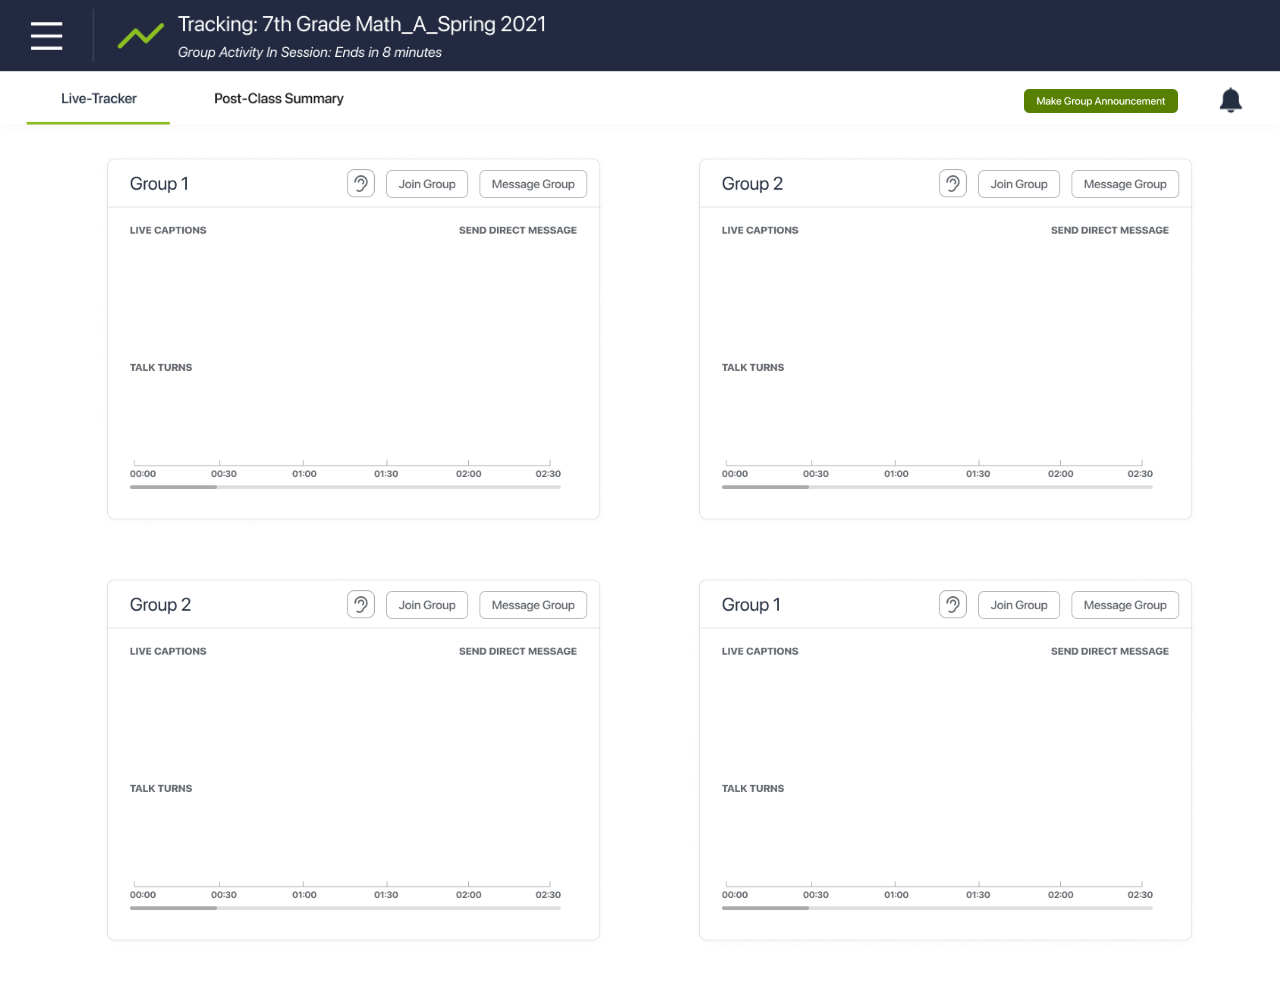
<file: index.html>
<!doctype html>
<html>
<head>
    <meta charset="UTF-8">
    <meta name="viewport" content="width=device-width, initial-scale=1, minimum-scale=1, maximum-scale=1"/>
    <title>Home</title>
    <link href="index.css" rel="stylesheet" type="text/css">
    <link href="index_group2.css" rel="stylesheet" type="text/css">
    <script src="index.js"></script>

    <link href="captions.css" rel="stylesheet" type="text/css">
    <body>
</head>

<body>
    <div class = "wrapper">
        <div class = "row1">
            <a href = "post-class.html">
                <img class = "full-width-img" src = "assets/nav.png"/>
            </a>
            <img class = "group_message" src = "assets/buttons/group-announcement.png">
            <img class = "notifications" src = "assets/buttons/bell.png">
            <img class = "notifications" id = "alert" src = "assets/buttons/bell-alert.png" onClick = "showDisplay('sidebar-first')">
        </div>
        <div class = "sidebar" id = "sidebar-first">
            <img id = "sidebar-image" src = "assets/Notifications/first.png" onClick = "showDisplay('sidebar-second')">
        </div>
        <div class = "sidebar" id = "sidebar-second">
            <img id = "sidebar-image" src = "assets/Notifications/2.png" onClick = "showDisplay('sidebar-third')">
        </div>
        <div class = "sidebar" id = "sidebar-third">
            <img id = "sidebar-image" src = "assets/Notifications/3.png" onClick = "showDisplay('sidebar-fourth')">
        </div>
        <div class = "sidebar" id = "sidebar-fourth">
            <img id = "sidebar-image" src = "assets/Notifications/4.png" onClick = "hideDisplay('sidebar-fourth'); hideDisplay('sidebar-third'); hideDisplay('sidebar-second'); hideDisplay('sidebar-first'); hide('alert')">
        </div>
        <div class = "modal" id = "modal-one">
            <div class = "pop-up-box">
                <img class = "pop-up" id = "pop-one" src = "assets/DM-1.png" onClick = "changeImageToDM('pop-one')">
                <img class = "close" src = "assets/Close.png" onClick = "hide('modal-one')">
                <img class ="send" src = "assets/send.png" onClick = "hide('modal-one')">
            </div>
        </div>
        <div class = "row1">
            <div class = "graph">
                <!-- code for the bars -->
                <div class = "bar" id = "one"></div>
                <div class = "keyword" id = "green" onMouseOver="show('cc-one')" onMouseOut="hide('cc-one')"></div>
                <img class = "half-width-img" src = "assets/graph_frame.png" />
                <div class = "bar" id = "two"></div>
                <img id = "interrupt" src = "assets/interruption.png" onMouseOver ="show('cc-interrupt')" onMouseOut="hide('cc-interrupt')"/>
                <div class = "bar" id = "three"></div>
                <div class = "bar" id = "four"></div>
                <div class = "keyword" id = "blue" onMouseOver="show('cc-two')" onMouseOut="hide('cc-two')"></div>
                <div class = "bar" id = "five"></div>
                <div class = "bar" id = "six"></div>
                <div class = "bar" id = "seven"></div>
                <img id = "interrupt" src = "assets/interruption.png" style = "left: 71%; animation-delay: 46s;" onMouseOver ="show('cc-interrupt2')" onMouseOut="hide('cc-interrupt2')"/>

                <div class = "cc" id = "cc-one">
                    <img src = "assets/cc/CC.png" style = "width: 50%;">
                </div>

                <div class = "cc" id = "cc-two">
                    <img src = "assets/cc/CC2.png" style = "width: 50%;">
                </div>

                <div class = "cc" id = "cc-interrupt">
                    <img src = "assets/cc/interruptCC.png" style = "width: 50%;">
                </div>

                <div class = "cc" id = "cc-interrupt2">
                    <img src = "assets/cc/interruptCC.png" style = "width: 50%;">
                </div>

                <!-- code for the live captions -->
                <div class = "caption_section">
                    <img id = "cap-one" src = "assets/Caption Section-1.png" style = "width: 100%;"/>
                    <img id = "cap-two" src = "assets/Caption Section-11.png" style = "width: 100%;"/>
                    <img id = "cap-three" src = "assets/Caption Section-3.png" style = "width: 100%;"/>
                </div>
                <div class = "caption_section">
                    <img id = "cap-four" src = "assets/Caption Section-11.png" style = "width: 100%;"/>
                    <img id = "cap-five" src = "assets/Caption Section-3.png" style = "width: 100%;"/>
                    <img id = "cap-six" src = "assets/Caption Section-2.png" style = "width: 100%;"/>
                </div>

                <div class = "caption_section">
                    <img id = "cap-seven" src = "assets/Caption Section-3.png" style = "width: 100%;"/>
                    <img id = "cap-eight" src = "assets/Caption Section-2.png" style = "width: 100%;"/>
                    <img id = "cap-nine" src = "assets/Caption Section-4.png" style = "width: 100%;"/>
                </div>

                <div class = "caption_section">
                    <img id = "cap-ten" src = "assets/Caption Section-2.png" style = "width: 100%;"/>
                    <img id = "cap-eleven" src = "assets/Caption Section-4.png" style = "width: 100%;"/>
                    <img id = "cap-twelve" src = "assets/Caption Section.png" style = "width: 100%;"/>
                </div>

                <div class = "caption_section" onClick = "show('modal-one')">
                    <img id = "cap-thirteen" src = "assets/Caption Section-4.png" style = "width: 100%;"/>
                    <img id = "cap-fourteen" src = "assets/Caption Section.png" style = "width: 100%;"/>
                    <img id = "cap-fifteen" src = "assets/Caption Section-5.png" style = "width: 100%;"/>
                </div>
                
            </div>
            <div class = "graph" id = "second">
                <!-- code for the bars -->
                <div id = "raised_hand_text">
                    <p style = "font-size: small;">Ryan R raised a hand</p>
                </div>
                <div class = "bar" id = "oneb"></div>
                <div class = "bar" id = "twob"></div>
                <div class = "keyword" style = "background:rgba(47, 128, 237, 0.45); left: 28%; animation-delay: 16s;" onMouseOver="show('g-cc-one')" onMouseOut="hide('g-cc-one')"></div>
                <div class = "bar" id = "threeb"></div>
                <div class = "keyword" style = "background: rgba(140, 190, 33, 0.5); left: 35%; animation-delay: 21s;" onMouseOver="show('g-cc-two')" onMouseOut="hide('g-cc-two')"></div>
                <div class = "keyword" style = "background: rgba(140, 190, 33, 0.5); left: 38%; animation-delay: 24s;"onMouseOver="show('g-cc-two')" onMouseOut="hide('g-cc-two')"></div>
                <img class = "half-width-img" id = "disappear" src = "assets/graph_frame_2_noline.png" />
                <img class = "half-width-img" id = "raise_hand" src = "assets/graph_frame_2.png"  />
                <div class = "bar" id = "fourb"></div>
                <div class = "keyword" style = "background:rgba(47, 128, 237, 0.45); left: 43%; animation-delay: 27s;" onMouseOver="show('g-cc-three')" onMouseOut="hide('g-cc-three')"></div>
                <div class = "keyword" style = "background:rgba(47, 128, 237, 0.45); left: 46%; animation-delay: 28s;" onMouseOver="show('g-cc-three')" onMouseOut="hide('g-cc-three')"></div>
                <div class = "bar" id = "fiveb"></div>
                <div class = "keyword" style = "background: rgba(169, 76, 242, 0.35); left: 52%; animation-delay: 33s;" onMouseOver="show('g-cc-four')" onMouseOut="hide('g-cc-four')"></div>
                <div class = "keyword" style = "background: rgba(169, 76, 242, 0.35); left: 55%; animation-delay: 35s;" onMouseOver="show('g-cc-four')" onMouseOut="hide('g-cc-four')"></div>
                <div class = "bar" id = "sixb"></div>

                <div class = "cc" id = "g-cc-one">
                    <img src = "assets/Group 2/CC-1.png" style = "width: 50%;">
                </div>

                <div class = "cc" id = "g-cc-two">
                    <img src = "assets/Group 2/CC-2.png" style = "width: 50%;">
                </div>
                <div class = "cc" id = "g-cc-three">
                    <img src = "assets/Group 2/CC-3.png" style = "width: 50%;">
                </div>
                <div class = "cc" id = "g-cc-four">
                    <img src = "assets/Group 2/CC-4.png" style = "width: 50%;">
                </div>

                <!-- code for the live captions -->
                <div class = "caption_section">
                    <img id = "cap-one" src = "assets/Group 2/Caption Section-1.png" style = "width: 100%; animation: show-hide 25s forwards;" />
                    <img id = "cap-two" src = "assets/Group 2/Caption Section-2.png" style = "width: 100%; animation: show-hide 15s forwards; animation-delay: 10s"/>
                    <img id = "cap-three" src = "assets/Group 2/Caption Section-3.png" style = "width: 100%; animation: show-hide 5s forwards; animation-delay: 20s"/>
                </div>
                <div class = "caption_section">
                    <img id = "cap-four" src = "assets/Group 2/Caption Section-2.png" style = "width: 100%; animation: show-hide 8s forwards; animation-delay: 25s"/>
                    <img id = "cap-five" src = "assets/Group 2/Caption Section-3.png" style = "width: 100%; animation: show-hide 8s forwards; animation-delay: 25s"/>
                    <img id = "cap-six" src = "assets/Group 2/Caption Section-4.png" style = "width: 100%; animation: show-hide 7s forwards; animation-delay: 26s"/>
                </div>

                <div class = "caption_section">
                    <img id = "cap-seven" src = "assets/Group 2/Caption Section-3.png" style = "width: 100%; animation: show-hide 8s forwards; animation-delay: 33s"/>
                    <img id = "cap-eight" src = "assets/Group 2/Caption Section-4.png" style = "width: 100%; animation: show-hide 8s forwards; animation-delay: 33s"/>
                    <img id = "cap-nine" src = "assets/Group 2/Caption Section-5.png" style = "width: 100%; animation: show-hide 7s forwards; animation-delay: 34s"/>
                </div>

                <div class = "caption_section">
                    <img id = "cap-ten" src = "assets/Group 2/Caption Section-4.png" style = "width: 100%; animation: show-hide 3s forwards; animation-delay: 41s"/>
                    <img id = "cap-eleven" src = "assets/Group 2/Caption Section-5.png" style = "width: 100%; animation: show-hide 3s forwards; animation-delay: 41s"/>
                </div>

                <div class = "caption_section" onClick = "show('modal-one')">
                    <img id = "cap-thirteen" src = "assets/Group 2/Caption Section-4.png" style = "width: 100%; animation: show 5s forwards; animation-delay: 44s"/>
                    <img id = "cap-fourteen" src = "assets/Group 2/Caption Section-5.png" style = "width: 100%; animation: show 5s forwards; animation-delay: 44s"/>
                    <img id = "cap-fifteen" src = "assets/Group 2/Caption Section-6.png" style = "width: 100%; animation: show 5s forwards; animation-delay: 44s"/>
                </div>
                
            </div>
            <br>
            <br>
            <!-- <img class = "half-width-img" src = "assets/graph_frame.png" /> -->
        </div>
        <div class = "row1">
            <div class = "graph">
                <!-- code for the bars -->
                <div class = "bar" id = "one"></div>
                <div class = "keyword" id = "green"></div>
                <img class = "half-width-img" src = "assets/graph_frame_2_noline.png" />
                <div class = "bar" id = "two"></div>
                <img id = "interrupt" src = "assets/interruption.png"/>
                <div class = "bar" id = "three"></div>
                <div class = "bar" id = "four"></div>
                <div class = "keyword" id = "blue"></div>
                <div class = "bar" id = "five"></div>
                <div class = "bar" id = "six"></div>
                <div class = "bar" id = "seven"></div>
                <img id = "interrupt" src = "assets/interruption.png" style = "left: 71%; animation-delay: 46s;"/>


                <!-- code for the live captions -->
                <div class = "caption_section">
                    <img id = "cap-one" src = "assets/Caption Section-1.png" style = "width: 100%;"/>
                    <img id = "cap-two" src = "assets/Caption Section-11.png" style = "width: 100%;"/>
                    <img id = "cap-three" src = "assets/Caption Section-3.png" style = "width: 100%;"/>
                </div>
                <div class = "caption_section">
                    <img id = "cap-four" src = "assets/Caption Section-11.png" style = "width: 100%;"/>
                    <img id = "cap-five" src = "assets/Caption Section-3.png" style = "width: 100%;"/>
                    <img id = "cap-six" src = "assets/Caption Section-2.png" style = "width: 100%;"/>
                </div>

                <div class = "caption_section">
                    <img id = "cap-seven" src = "assets/Caption Section-3.png" style = "width: 100%;"/>
                    <img id = "cap-eight" src = "assets/Caption Section-2.png" style = "width: 100%;"/>
                    <img id = "cap-nine" src = "assets/Caption Section-4.png" style = "width: 100%;"/>
                </div>

                <div class = "caption_section">
                    <img id = "cap-ten" src = "assets/Caption Section-2.png" style = "width: 100%;"/>
                    <img id = "cap-eleven" src = "assets/Caption Section-4.png" style = "width: 100%;"/>
                    <img id = "cap-twelve" src = "assets/Caption Section.png" style = "width: 100%;"/>
                </div>

                <div class = "caption_section">
                    <img id = "cap-thirteen" src = "assets/Caption Section-4.png" style = "width: 100%;"/>
                    <img id = "cap-fourteen" src = "assets/Caption Section.png" style = "width: 100%;"/>
                    <img id = "cap-fifteen" src = "assets/Caption Section-5.png" style = "width: 100%;"/>
                </div>
                
            </div>
            <div class = "graph" id = "second">
                <!-- code for the bars -->
                <div class = "bar" id = "one"></div>
                <div class = "keyword" id = "green"></div>
                <img class = "half-width-img" src = "assets/graph_frame.png" />
                <div class = "bar" id = "two"></div>
                <img id = "interrupt" src = "assets/interruption.png"/>
                <div class = "bar" id = "three"></div>
                <div class = "bar" id = "four"></div>
                <div class = "keyword" id = "blue"></div>
                <div class = "bar" id = "five"></div>
                <div class = "bar" id = "six"></div>
                <div class = "bar" id = "seven"></div>
                <img id = "interrupt" src = "assets/interruption.png" style = "left: 71%; animation-delay: 46s;"/>


                <!-- code for the live captions -->
                <div class = "caption_section">
                    <img id = "cap-one" src = "assets/Caption Section-1.png" style = "width: 100%;"/>
                    <img id = "cap-two" src = "assets/Caption Section-11.png" style = "width: 100%;"/>
                    <img id = "cap-three" src = "assets/Caption Section-3.png" style = "width: 100%;"/>
                </div>
                <div class = "caption_section">
                    <img id = "cap-four" src = "assets/Caption Section-11.png" style = "width: 100%;"/>
                    <img id = "cap-five" src = "assets/Caption Section-3.png" style = "width: 100%;"/>
                    <img id = "cap-six" src = "assets/Caption Section-2.png" style = "width: 100%;"/>
                </div>

                <div class = "caption_section">
                    <img id = "cap-seven" src = "assets/Caption Section-3.png" style = "width: 100%;"/>
                    <img id = "cap-eight" src = "assets/Caption Section-2.png" style = "width: 100%;"/>
                    <img id = "cap-nine" src = "assets/Caption Section-4.png" style = "width: 100%;"/>
                </div>

                <div class = "caption_section">
                    <img id = "cap-ten" src = "assets/Caption Section-2.png" style = "width: 100%;"/>
                    <img id = "cap-eleven" src = "assets/Caption Section-4.png" style = "width: 100%;"/>
                    <img id = "cap-twelve" src = "assets/Caption Section.png" style = "width: 100%;"/>
                </div>

                <div class = "caption_section">
                    <img id = "cap-thirteen" src = "assets/Caption Section-4.png" style = "width: 100%;"/>
                    <img id = "cap-fourteen" src = "assets/Caption Section.png" style = "width: 100%;"/>
                    <img id = "cap-fifteen" src = "assets/Caption Section-5.png" style = "width: 100%;"/>
                </div>
                
            </div>
            <br>
            <br>
            <!-- <img class = "half-width-img" src = "assets/graph_frame.png" /> -->
        </div>
    </div>
</body>
</file>
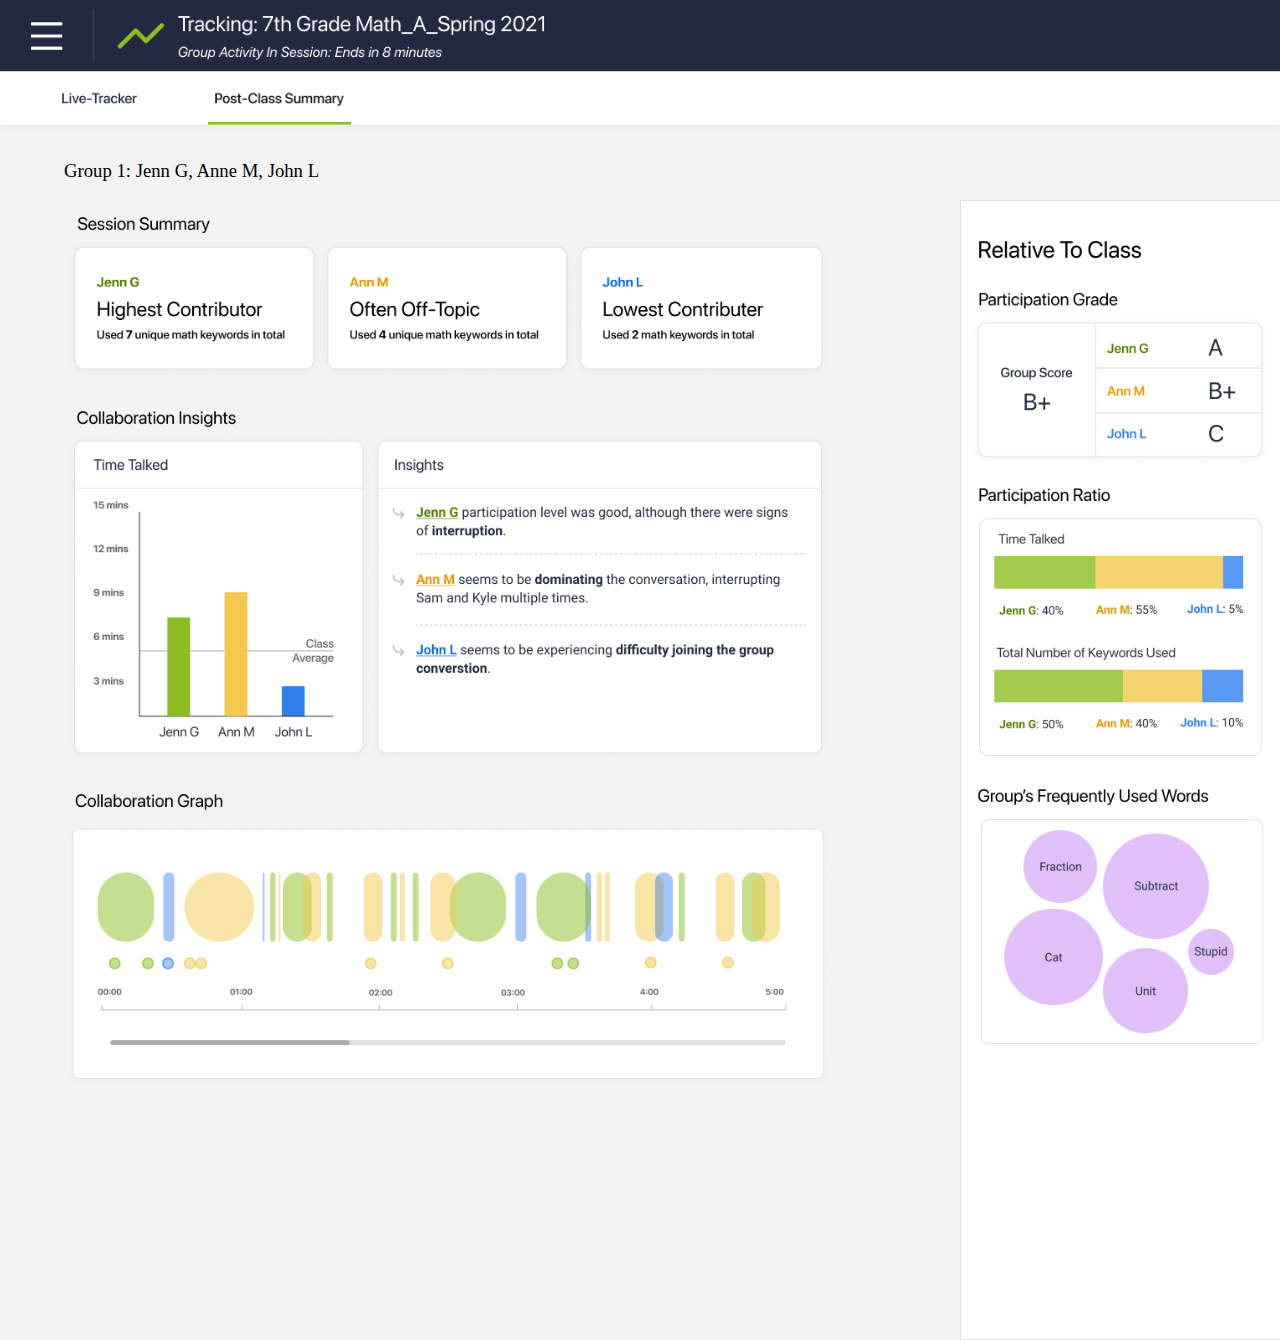
<file: post-class.html>
<!doctype html>
<html>
<head>
    <meta charset="UTF-8">
    <meta name="viewport" content="width=device-width, initial-scale=1, minimum-scale=1, maximum-scale=1"/>
    <title>Post-Class Tab</title>
    <link href="index.css" rel="stylesheet" type="text/css">
    <link href="index_group2.css" rel="stylesheet" type="text/css">

    <link href="captions.css" rel="stylesheet" type="text/css">
    <body>
</head>
<body style = "background-color: #F3F3F3;">
    <div class = "wrapper">
        <a href = "index.html">
            <img class = "full-width-img" src = "assets/nav-post-class.png">
        </a>
    </div>
    <div class = "row1">
        <h3 style = "font-family: SF Pro Display; text-align: left; margin-left: 5%; font-weight: normal;">Group 1: Jenn G, Anne M, John L</h3>
        <img src = "assets/postclass/sidebar.png" style = "width: 25%; float:right; margin-right:0%;">

        <img src = "assets/postclass/session_summary.png" style = "width: 60%; float:left; margin-left: 5%; margin-top: 1%;">
    </div>

    <div class = "row1">
        <img src = "assets/postclass/insights.png" style = "width: 60%; float: left; margin-left: 5%;margin-top: 2%;">
    </div>

    <div class = "row1">
        <img src = "assets/postclass/blobgraph.png" style = "width: 60%; float: left; margin-left: 5%;margin-top: 2%;">
    </div>
</body>
</file>
<file: index.css>
body{
    padding:0 px;
    margin: 0px;
}

.full-width-img{
    width: 100%;
}

.half-width-img{
    width: 100%;
    padding:10px;
}

#raised_hand_text{
    position:absolute;
    top:-8%;
    left:6%;
}

#raised_hand_text p{
    color:rgba(47, 128, 237);
    visibility: hidden;
    animation: show 2s forwards;
    animation-delay:49s;
}

.notifications{
    width:3%;
    position:absolute;
    right:2%;
    top:8%;
    animation: hide 5s forwards;
    animation-delay:49s;
}

.sidebar{
    position:absolute;
    width:100%;
    height:100%;
    border:solid;
    z-index: 11;
    top:0%;
}

#sidebar-first{
    display:none;
}

#sidebar-second{
    display:none;
}

#sidebar-third{
    display:none;
}

#sidebar-fourth{
    display:none;
}

#sidebar-image{
    /* animation: show 5s forwards; */
    width:33%;
    position:absolute;
    right:0%;
    top:0%;
}


#alert{
    visibility:hidden;
    animation: show 5s forwards;
    animation-delay:49s
}

.group_message{
    width:12%;
    position:absolute;
    right:8%;
    top:9%;
}


.modal{
    background-color: rgb(0,0,0); /* Fallback color */
    background-color: rgba(0,0,0,0.5); /* Black w/ opacity */
    width:100%;
    height:100%;
    top:0%;
    position:absolute;
    overflow: auto; /* Enable scroll if needed */
    z-index:9;

}

#modal-one{
    visibility: hidden;
    animation: show 0s 5s forward;

}

.pop-up-box{
    position: absolute;
    left:33%;
    top:20%;
    width:30%;
    z-index:10;
}

.pop-up{
    position:absolute;
    width:100%;
}

.close{
    position:absolute;
    width:10%;
    top:5%;
    right:3%;
}

.send{
    position:absolute;
    width: 20%;
    right: 5%;
    padding-top: 66%;
}

.wrapper {
    width: 100%;
    position: relative;
}

.row1{
    width: 100%;
    text-align:center;
}

.graph{
    width: 40%;
    /* border-style:solid; */
    position:relative;
    display: inline-block;
    margin-left: 3%;
    margin-right: 3%;
}


.bar{
    width: 20%;
    height: 40px;
    border-radius: 50px;
    overflow: hidden;
    position: absolute;
    bottom:30%;

}
/* setting the location and length of each bar */
#one{
    left:10%;
}

#two{
    left:30%;
    width:10%;
}

#three{
    left: 38%;
    width: 5%;
}

#four{
    left: 45%;
    width: 8%;
}

#five{
    left:53%;
    width: 10%;
}

#six{
    left: 65%;
    width: 10%;
}

#seven{
    left: 70%;
    width:10%;
}


/* setting the animation for each bar*/
#seven:after{
    background:rgba(242, 201, 76, 0.5);    
    content: '';
    position: absolute;
    left:0;
    width:0;
    height: 100%;
    border-radius: 50px;
    animation: load 10s forwards;
    animation-delay: 45s;
}

#six:after{
    background: rgba(140, 190, 33, 0.5);    
    content: '';
    position: absolute;
    left:0;
    width:0;
    height: 100%;
    border-radius: 50px;
    animation: load 10s forwards;
    animation-delay: 40s;
}

#five:after{
    background:rgba(242, 201, 76, 0.5);    
    content: '';
    position: absolute;
    left:0;
    width:0;
    height: 100%;
    border-radius: 50px;
    animation: load 10s forwards;
    animation-delay: 30s;
}

#four:after{
    background:rgba(47, 128, 237, 0.45);    
    content: '';
    position: absolute;
    left:0;
    width:0;
    height: 100%;
    border-radius: 50px;
    animation: load 10s forwards;
    animation-delay: 20s;
}

#three:after{
    background: rgba(242, 201, 76, 0.5);    
    content: '';
    position: absolute;
    left:0;
    width:0;
    height: 100%;
    border-radius: 50px;
    animation: load 5s forwards;
    animation-delay: 15s;
}

#two:after{
    background: rgba(47, 128, 237, 0.45);
    content: '';
    position: absolute;
    left:0;
    width:0;
    height: 100%;
    border-radius: 50px;
    animation: load 5s forwards;
    animation-delay: 10s;

}

#one:after {
    background: rgba(140, 190, 33, 0.5);
    content: '';
    position: absolute;
    left:0;
    width:0;
    height: 100%;
    border-radius: 50px;
    animation: load 10s forwards;
}

.keyword{
    background: rgba(140, 190, 33, 0.5);
    border-radius: 100%;
    width: 12px;
    height:12px;
    animation: show 0s 5s forwards;
    visibility: hidden;
    position: absolute;
    bottom:25%;
    left:18%;
}

#green{
    background: rgba(140, 190, 33, 0.5);
}

#yellow{
    background: rgba(242, 201, 76, 0.5);
    left: 42%;
    animation-delay:18s;    
}

#blue{
    background: rgba(47, 128, 237, 0.45);
    left: 49%;
    animation-delay:26s;    

}

#interrupt{
    width:3%;
    position:absolute;
    left:37.5%;
    bottom:25%;
    visibility:hidden;
    animation: show 5s forwards;
    animation-delay: 16s;
}

@keyframes show{
    to {visibility: visible;}
}

@keyframes load{
    0% {
        width: 0;
      }
      
      25% {
        width: 40%;
      }
      
      50% {
        width: 60%;
      }
      
      75% {
        width: 75%;
      }
      
      100% {
        width: 100%;
      }
}
</file>
<file: index_group2.css>
#oneb{
    left:10%;
    width:12%;
}

#twob{
    left:22%;
    width: 10%;
}

#threeb{
    left: 32%;
    width:10%;
}

#fourb{
    left: 42%;
    width: 10%; 
}

#fiveb{
    left: 50%;
    width: 10%; 
}

#sixb{
    left: 66%;
    width: 3%; 
}

#oneb:after{
    background: rgba(169, 76, 242, 0.35);
    content: '';
    position: absolute;
    left:0;
    width:0;
    height: 100%;
    border-radius: 50px;
    animation: load 10s forwards;
}


#twob:after{
    background: rgba(47, 128, 237, 0.45);    
    content: '';
    position: absolute;
    left:0;
    width:0;
    height: 100%;
    border-radius: 50px;
    animation: load 8s forwards;
    animation-delay: 10s;

}

#threeb:after{
    background: rgba(140, 190, 33, 0.5);
    content: '';
    position: absolute;
    left:0;
    width:0;
    height: 100%;
    border-radius: 50px;
    animation: load 8s forwards;
    animation-delay: 18s;

}

#fourb:after{
    background: rgba(47, 128, 237, 0.45);
    content: '';
    position: absolute;
    left:0;
    width:0;
    height: 100%;
    border-radius: 50px;
    animation: load 8s forwards;
    animation-delay: 26s;
}

#fiveb:after{
    background: rgba(169, 76, 242, 0.35);
    content: '';
    position: absolute;
    left:0;
    width:0;
    height: 100%;
    border-radius: 50px;
    animation: load 10s forwards;
    animation-delay: 30s;

}

#sixb:after{
    background: rgba(140, 190, 33, 0.5);
    content: '';
    position: absolute;
    left:0;
    width:0;
    height: 100%;
    border-radius: 50px;
    animation: load 3s forwards;
    animation-delay: 45s;

}

#raise_hand{
    position:absolute; 
    right:-4%; 
    top:0%; 
    visibility:hidden;
    animation: show 2s forwards;
    animation-delay: 49s;
}

#disappear{
    visibility: visible;
    animation: hide 2s forwards;
    animation-delay: 49s;

}

@keyframes show{
    to {visibility: visible;}
}


@keyframes hide{
    to {visibility: hidden;}
}
</file>
<file: captions.css>
p{
    /* Capstone/Body Text_16 */
    font-family: SF Pro Display;
    font-style: normal;
    font-weight: normal;
    font-size: 16px;


    /* Capstone/Text */

    color: #232E40;

}

.cc{
    position: absolute;
    top: 55%;
    visibility:hidden;
    animation: show 5s forward;
}

#cc-one{
    left:-5%;
}

#cc-two{
    left: 25%;
    top:52%;
}

#cc-interrupt{
    left: 10%;
    top: 58%;
}


#cc-interrupt2{
    left: 45%;
    top: 58%;
}

#g-cc-one{
    left: 5%;
}

#g-cc-two{
    left: 12%;
    top: 52%;
}

#g-cc-three{
    left: 19%;
    top: 52%;
}

#g-cc-four{
    left: 28%;
}

.caption_section{
    position:absolute;
    width: 80%;
    padding: 5px;
    left:7%;
    top: 25%;
}

#cap-one{
    visibility: hidden;
    animation: show-hide 20s forwards;
}

#cap-two{
    visibility:hidden;
    animation: show-hide 10s forwards;
    animation-delay: 10s;
}

#cap-three{
    visibility:hidden;
    animation: show-hide 5s forwards;
    animation-delay: 15s;
}

#cap-four{
    visibility:hidden;
    animation: show-hide 8s forwards;
    animation-delay: 20s;
}

#cap-five{
    visibility:hidden;
    animation: show-hide 8s forwards;
    animation-delay: 20s;
}

#cap-six{
    visibility:hidden;
    animation: show-hide 7s forwards;
    animation-delay: 21s;
}

#cap-seven{
    visibility:hidden;
    animation: show-hide 10s forwards;
    animation-delay: 28s;
}

#cap-eight{
    visibility:hidden;
    animation: show-hide 10s forwards;
    animation-delay: 28s;
}

#cap-nine{
    visibility:hidden;
    animation: show-hide 9s forwards;
    animation-delay: 29s;
}


#cap-ten{
    visibility:hidden;
    animation: show-hide 8s forwards;
    animation-delay: 38s;
}

#cap-eleven{
    visibility:hidden;
    animation: show-hide 8s forwards;
    animation-delay: 38s;
}

#cap-twelve{
    visibility:hidden;
    animation: show-hide 5s forwards;
    animation-delay: 41s;
}

#cap-thirteen{
    visibility:hidden;
    animation: show-hide 8s forwards;
    animation-delay: 46s;
}

#cap-fourteen{
    visibility:hidden;
    animation: show-hide 8s forwards;
    animation-delay: 46s;
}

#cap-fifteen{
    visibility:hidden;
    animation: show-hide 8s forwards;
    animation-delay: 46s;
}

@keyframes show-hide{
    50% {
        visibility: visible;
    }
    100%{
        visibility: hidden;
    }
}
</file>
